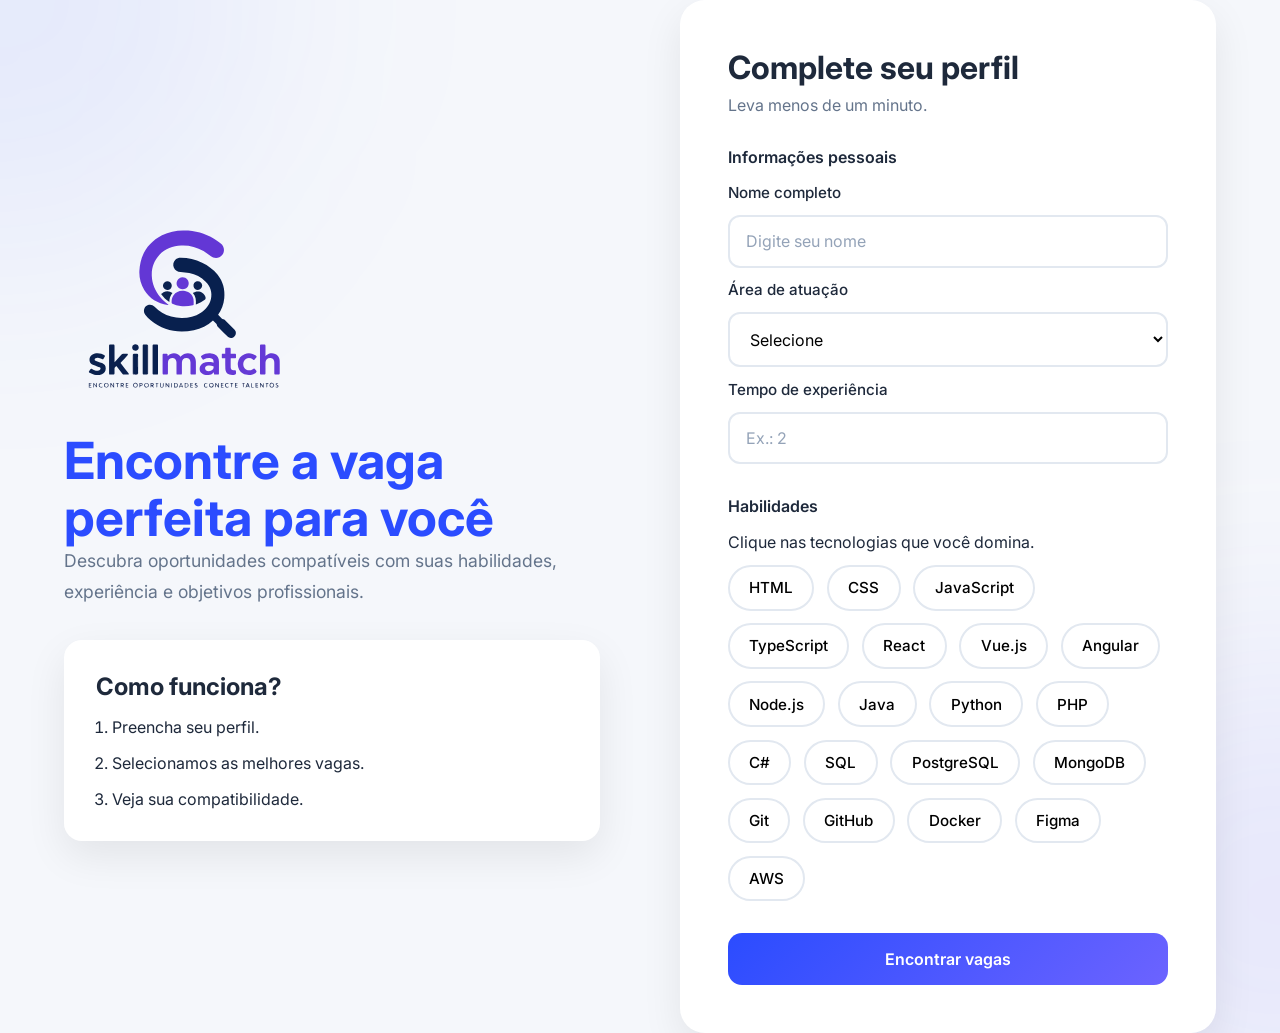
<file: index.html>
<!doctype html>
<html lang="pt-BR">
  <head>
    <meta charset="UTF-8" />
    <meta name="viewport" content="width=device-width, initial-scale=1.0" />
    <title>SkillMatch</title>
    <link rel="stylesheet" href="./assets/styles/cadastro.css" />
    <link rel="preconnect" href="https://fonts.googleapis.com" />
    <link rel="preconnect" href="https://fonts.gstatic.com" crossorigin />
    <link href="https://fonts.googleapis.com/css2?family=Inter:wght@300;400;500;600;700;800&display=swap" rel="stylesheet"/>
  </head>

  <body>
    <main>
      <section class="hero">
        <header>
          <img src="./assets/img/logo.svg" alt="Logo SkillMatch" class="logo" />
          <h1>Encontre a vaga perfeita para você</h1>
          <p>Descubra oportunidades compatíveis com suas habilidades, experiência e objetivos profissionais.</p>
        </header>
        <article>
          <h2>Como funciona?</h2>
          <ol>
            <li>Preencha seu perfil.</li>
            <li>Selecionamos as melhores vagas.</li>
            <li>Veja sua compatibilidade.</li>
          </ol>
        </article>
      </section>

      <section class="cadastro">
        <header>
          <h2>Complete seu perfil</h2>
          <p>Leva menos de um minuto.</p>
        </header>

        <form id="formPerfil">
          <fieldset>
            <legend>Informações pessoais</legend>

            <label for="nome"> Nome completo </label>

            <input type="text"  id="nome" name="nome" placeholder="Digite seu nome" required/>

            <label for="area"> Área de atuação </label>

            <select id="area" name="area" required>
              <option value="">Selecione</option>
              <option value="Front-end">Front-end</option>
              <option value="Back-end">Back-end</option>
              <option value="Full Stack">Full Stack</option>
              <option value="Mobile">Mobile</option>
              <option value="UI/UX">UI/UX</option>
              <option value="Dados">Dados</option>
            </select>

            <label for="experiencia"> Tempo de experiência </label>

            <input type="number" id="experiencia" name="experiencia" min="0" max="40" placeholder="Ex.: 2"/>
          </fieldset>

          <fieldset>
            <legend>Habilidades</legend>
            <p>Clique nas tecnologias que você domina.</p>
            <ul class="skills-list">
              <li><button type="button" class="skill-tag">HTML</button></li>
              <li><button type="button" class="skill-tag">CSS</button></li>
              <li><button type="button" class="skill-tag">JavaScript</button></li>
              <li><button type="button" class="skill-tag">TypeScript</button></li>
              <li><button type="button" class="skill-tag">React</button></li>
              <li><button type="button" class="skill-tag">Vue.js</button></li>
              <li><button type="button" class="skill-tag">Angular</button></li>
              <li><button type="button" class="skill-tag">Node.js</button></li>
              <li><button type="button" class="skill-tag">Java</button></li>
              <li><button type="button" class="skill-tag">Python</button></li>
              <li><button type="button" class="skill-tag">PHP</button></li>
              <li><button type="button" class="skill-tag">C#</button></li>
              <li><button type="button" class="skill-tag">SQL</button></li>
              <li><button type="button" class="skill-tag">PostgreSQL</button></li>
              <li><button type="button" class="skill-tag">MongoDB</button></li>
              <li><button type="button" class="skill-tag">Git</button></li>
              <li><button type="button" class="skill-tag">GitHub</button></li>
              <li><button type="button" class="skill-tag">Docker</button></li>
              <li><button type="button" class="skill-tag">Figma</button></li>
              <li><button type="button" class="skill-tag">AWS</button></li>
            </ul>
          </fieldset>
          <button type="submit" class="form-button">Encontrar vagas</button>
        </form>
      </section>
    </main>
    <script type="module" src="./assets/scripts/main.js"></script>
    </body>
  </html>
</file>
<file: assets/styles/cadastro.css>
body{
    font-family:"Inter",sans-serif;
    background:var(--background);
    color:var(--text);
    position:relative;
    overflow-x:hidden
}

*{
    margin:0;
    padding:0;
    box-sizing:border-box
}

:root{--primary:#2B4CFF;--secondary:#6C63FF;--background:#F5F7FB;--white:#FFFFFF;--text:#1E293B;--text-light:#64748B;--border:#E2E8F0;--radius:18px;--shadow:0 15px 40px rgba(0,0,0,.08);--transition:.3s ease}

button,input,select{
    font-family:inherit
}

img{
    max-width:100%;
    display:block
}

ul{
    list-style:none
}

main{
    width:min(1200px,90%);
    margin:auto;
    min-height:100vh;
    display:grid;
    grid-template-columns:1fr 1fr;
    align-items:center;
    gap:5rem
}

.hero{
    display:flex;
    flex-direction:column;
    gap:2rem}

.logo{
    width:240px
}

.hero h1{
    font-size:3.2rem;
    line-height:1.1;
    color:var(--primary)
}

.hero p{
    font-size:1.1rem;
    color:var(--text-light);
    line-height:1.8
}

.hero article{
    background:var(--white);
    padding:2rem;
    border-radius:var(--radius);
    box-shadow:var(--shadow)
}

.hero article h2{
    margin-bottom:1rem
}

.hero ol{
    display:flex;
    flex-direction:column;
    gap:1rem;
    padding-left:1rem
}

.cadastro{
    background:white;
    border-radius:25px;
    padding:3rem;
    box-shadow:var(--shadow)
}

.cadastro header{
    margin-bottom:2rem
}

.cadastro h2{
    font-size:2rem;
    margin-bottom:.5rem
}

.cadastro header p{
    color:var(--text-light)
}

form{
    display:flex;
    flex-direction:column;
    gap:2rem
}

fieldset{
    border:none;
    display:flex;
    flex-direction:column;
    gap:.8rem
}

legend{
    font-size:1rem;
    font-weight:600;
    margin-bottom:1rem;
    color:var(--text)
}

label{
    font-size:.95rem;
    font-weight:500;
    color:var(--text)
}

input,select{
    width:100%;
    padding:.9rem 1rem;
    border:2px solid var(--border);
    border-radius:12px;
    outline:none;
    font-size:1rem;
    transition:var(--transition);
    background:white}

input::placeholder{
    color:#94A3B8
}

input:focus,select:focus{
    border-color:var(--secondary);
    box-shadow:0 0 0 4px rgba(108,99,255,.15)
}

.skills-list{
    display:flex;
    flex-wrap:wrap;
    gap:.8rem
}

.skill-tag{
    border:2px solid var(--border);
    background:white;
    padding:.7rem 1.2rem;
    border-radius:999px;
    cursor:pointer;
    font-size:.95rem;
    font-weight:500;
    transition:var(--transition)}

.skill-tag:hover{
    border-color:var(--secondary);
    color:var(--secondary);
    transform:translateY(-2px)
}

.skill-tag.active{
    background:linear-gradient( 135deg,var(--primary),var(--secondary) );
    color:white;border-color:transparent}

.form-button{
    border:none;
    background:linear-gradient( 135deg,var(--primary),var(--secondary) );
    color:white;
    font-size:1rem;
    font-weight:600;
    padding:1rem;
    border-radius:14px;
    cursor:pointer;
    transition:var(--transition)
}

.form-button:hover{
    transform:translateY(-3px);
    box-shadow:0 15px 35px rgba(43,76,255,.35)
}

.form-button:active{
    transform:scale(.98)
}

body::before{
    content:"";
    
    position:fixed;
    top:-250px;
    left:-250px;
    width:500px;
    height:500px;
    border-radius:50%;
    background:rgba(43,76,255,.08);
    filter:blur(120px);
    z-index:-1
}

body::after{
    content:"";
    position:fixed;
    bottom:-250px;
    right:-250px;
    width:500px;
    height:500px;
    border-radius:50%;
    background:rgba(108,99,255,.10);
    filter:blur(120px);
    z-index:-1
}

::-webkit-scrollbar{
    width:10px
}

::-webkit-scrollbar-thumb{
    background:var(--secondary);
    border-radius:20px
}

::-webkit-scrollbar-track{
    background:transparent
}

.hero,.cadastro{
    animation:fade-up .7s ease
}

@keyframes 
fade-up{
from{opacity:0;transform:translateY(30px)}
to{opacity:1;transform:translateY(0)}

}

@media (max-width:1000px){
main{
    grid-template-columns:1fr;
    gap:4rem;
    padding:3rem 0}

.hero{
    text-align:center;
    align-items:center
}

.hero article{
    width:100%
}

}

@media (max-width:768px){
.hero h1{
    font-size:2.5rem
}

.cadastro{
    padding:2rem
}

.skills-list{
    gap:.6rem
}

.skill-tag{
    padding:.65rem 1rem;
    font-size:.9rem}

}

@media (max-width:500px){
main{
    width:92%
}

.hero h1{
    font-size:2rem
}

.hero p{
    font-size:1rem
}

.cadastro{
    padding:1.5rem
}

.form-button{
    width:100%
}
}
</file>
<file: assets/styles/vagas.style.css>
* {
margin: 0;
padding: 0;
box-sizing: border-box;
}

:root {
--primary: #2B4CFF;
--secondary: #6C63FF;
--background: #F5F7FB;
--surface: #FFFFFF;
--text: #1E293B;
--text-light: #64748B;
--border: #E2E8F0;
--success: #16A34A;
--warning: #F59E0B;
--danger: #DC2626;
--radius: 16px;
--shadow: 0 10px 25px rgba(0, 0, 0, .08);
}

html {
font-size: 16px;
}

body {
font-family: "Inter", sans-serif;
background: var(--background);
color: var(--text);
}

img {
display: block;
max-width: 100%;
}

button,
input {
font: inherit;
}

ul {
list-style: none;
}

a {
text-decoration: none;
color: inherit;
}

header {
display: flex;
align-items: center;
justify-content: space-between;
gap: 2rem;
padding: 1.5rem 6%;
background: var(--surface);
box-shadow: var(--shadow);
}

header img {
width: 170px;
}

header form {
flex: 1;
display: flex;
align-items: center;
gap: .75rem;
background: var(--background);
border: 2px solid var(--border);
border-radius: 50px;
padding: .8rem 1.2rem;
}

header form img {
width: 20px;
}

header input {
width: 100%;
border: none;
outline: none;
background: transparent;
}

#btnPerfil {
width: 48px;
height: 48px;
border: none;
border-radius: 50%;
background: var(--primary);
cursor: pointer;
transition: .3s;
}

#btnPerfil:hover {
background: var(--secondary);
}

#btnPerfil img {
width: 22px;
margin: auto;
}

main {
width: min(1200px, 90%);
margin: 3rem auto;
display: flex;
flex-direction: column;
gap: 2rem;
}

main h1 {
font-size: 2.3rem;
}

#mensagemPerfil {
color: var(--text-light);
margin-top: .5rem;
}

#melhorVaga {
background: var(--surface);
border-radius: var(--radius);
padding: 2rem;
box-shadow: var(--shadow);
}

#melhorVaga header {
display: flex;
align-items: center;
gap: .75rem;
margin-bottom: 1.5rem;
padding: 0;
box-shadow: none;
background: transparent;
}

#melhorVaga header img {
width: 24px;
}

#melhorVaga article {
display: flex;
flex-direction: column;
gap: 1rem;
}

nav {
margin-block: 1rem;
}

.lista-filtros {
display: flex;
flex-wrap: wrap;
gap: 1rem;
}

.filtro {
padding: .75rem 1.5rem;
border: 2px solid var(--border);
border-radius: 999px;
background: var(--surface);
cursor: pointer;
transition: .3s;
}

.filtro:hover {
border-color: var(--primary);
color: var(--primary);
}

.filtro.ativo {
background: var(--primary);
color: white;
border-color: var(--primary);
}

#listaVagas {
display: flex;
flex-wrap: wrap;
gap: 2rem;
}

.card-vaga {
flex: 1 1 320px;
background: var(--surface);
border-radius: var(--radius);
padding: 1.8rem;
box-shadow: var(--shadow);
display: flex;
flex-direction: column;
gap: 1rem;
transition: .3s;
}

.card-vaga:hover {
transform: translateY(-6px);
}

.card-vaga header {
display: flex;
justify-content: space-between;
align-items: center;
padding: 0;
background: transparent;
box-shadow: none;
}

.card-vaga h3 {
font-size: 1.3rem;
}

.card-vaga p {
color: var(--text-light);
}

.card-vaga ul {
display: flex;
flex-wrap: wrap;
gap: .5rem;
}

.card-vaga li {
background: var(--background);
border-radius: 999px;
padding: .4rem .8rem;
font-size: .85rem;
}

.alta {
color: var(--success);
font-weight: 600;
}

.media {
color: var(--warning);
font-weight: 600;
}

.baixa {
color: var(--danger);
font-weight: 600;
}

.barra {
width: 100%;
height: 10px;
background: var(--border);
border-radius: 999px;
overflow: hidden;
}

.progresso {
height: 100%;
border-radius: inherit;
background: linear-gradient(90deg, var(--primary), var(--secondary));
}

#perfil {
position: fixed;
top: 0;
bottom: 0;
right: -380px;
width: 360px;
max-width: 100%;
background: var(--surface);
box-shadow: -8px 0 30px rgba(0, 0, 0, .12);
padding: 2rem;
display: block;
overflow-y: scroll;
overflow-x: hidden;
transition: right .3s ease;
z-index: 1000;
}

#perfil > section {
margin-bottom: 2rem;
}

#perfil>header{
    position:relative;
    top:-2rem;
    z-index:10;
    display:flex;
    justify-content:space-between;
    align-items:center;
    padding:0;
    background:transparent;
    box-shadow:none;
}

#perfil.aberto {
right: 0;
}

#btnFecharPerfil {
border: none;
background: transparent;
cursor: pointer;
}

#btnFecharPerfil img {
width: 24px;
}

#perfil section {
display: flex;
flex-direction: column;
gap: 1.5rem;
}

#perfil article {
display: flex;
flex-direction: column;
gap: .5rem;
}

#perfil article img {
width: 24px;
}

#perfil article h3 {
font-size: .95rem;
}

#perfil article p {
color: var(--text-light);
}

#perfilHabilidades {
display: flex;
flex-wrap: wrap;
gap: .5rem;
}

#perfilHabilidades li {
background: var(--background);
padding: .4rem .8rem;
border-radius: 999px;
font-size: .85rem;
}

#btnEditarPerfil {
margin-top: auto;
border: none;
background: var(--primary);
color: white;
padding: 1rem;
border-radius: 12px;
cursor: pointer;
transition: .3s;
}

#btnEditarPerfil:hover {
background: var(--secondary);
}

#formEditarPerfil{
    width:100%;
    display:flex;
    flex-direction:column;
    gap:1.5rem;
    padding-bottom:2rem;
}
#formEditarPerfil[hidden]{display:none;}

#formEditarPerfil fieldset {
border: none;
display: flex;
flex-direction: column;
gap: .75rem;
}

#formEditarPerfil legend {
font-weight: 600;
margin-bottom: 1rem;
}

#formEditarPerfil input, #formEditarPerfil select {
width: 100%;
padding: .8rem;
border: 2px solid var(--border);
border-radius: 10px;
outline: none;
}

#formEditarPerfil input:focus, #formEditarPerfil select:focus {
border-color: var(--primary);
}

.skills-edicao {
display: flex;
flex-wrap: wrap;
gap: .5rem;
}

.skill-edicao {
padding: .5rem .8rem;
border: 2px solid var(--border);
border-radius: 999px;
background: var(--surface);
cursor: pointer;
}

.skill-edicao.ativa {
border-color: var(--primary);
background: var(--primary);
color: white;
}

.acoes-edicao {
display: flex;
flex-direction: column;
gap: .75rem;
}

#btnSalvarPerfil, #btnCancelarEdicao {
border: none;
padding: .9rem;
border-radius: 10px;
cursor: pointer;
}

#btnSalvarPerfil {
background: var(--primary);
color: white;
}

#btnCancelarEdicao {
background: var(--background);
color: var(--text);
}

footer {
text-align: center;
padding: 2rem;
color: var(--text-light);
}

.sr-only {
position: absolute;
width: 1px;
height: 1px;
padding: 0;
margin: -1px;
overflow: hidden;
clip: rect(0, 0, 0, 0);
white-space: nowrap;
border: 0;
}

@media (max-width: 768px) {

    header {
flex-wrap: wrap;
padding: 1rem;
}

header>a {
width: 100%;
display: flex;
justify-content: center;
}

header form {
order: 3;
width: 100%;
}

#btnPerfil {
margin-left: auto;
}

main {
width: 95%;
}

#perfil {
position: fixed;
top: 0;
right: -100%;
width: min(90%, 380px);
height: 100vh;
background-color: white;
transition: right 0.3s ease;
z-index: 1000;
overflow-y: auto;
overflow-x: hidden;
}

#perfil.aberto {
right: 0;
}

#listaVagas {
flex-direction: column;
}
}

@media (max-width: 480px) {

main h1 {
font-size: 1.8rem;
}

.card-vaga {
padding: 1.25rem;
}

.lista-filtros {
justify-content: center;
}

}
</file>
